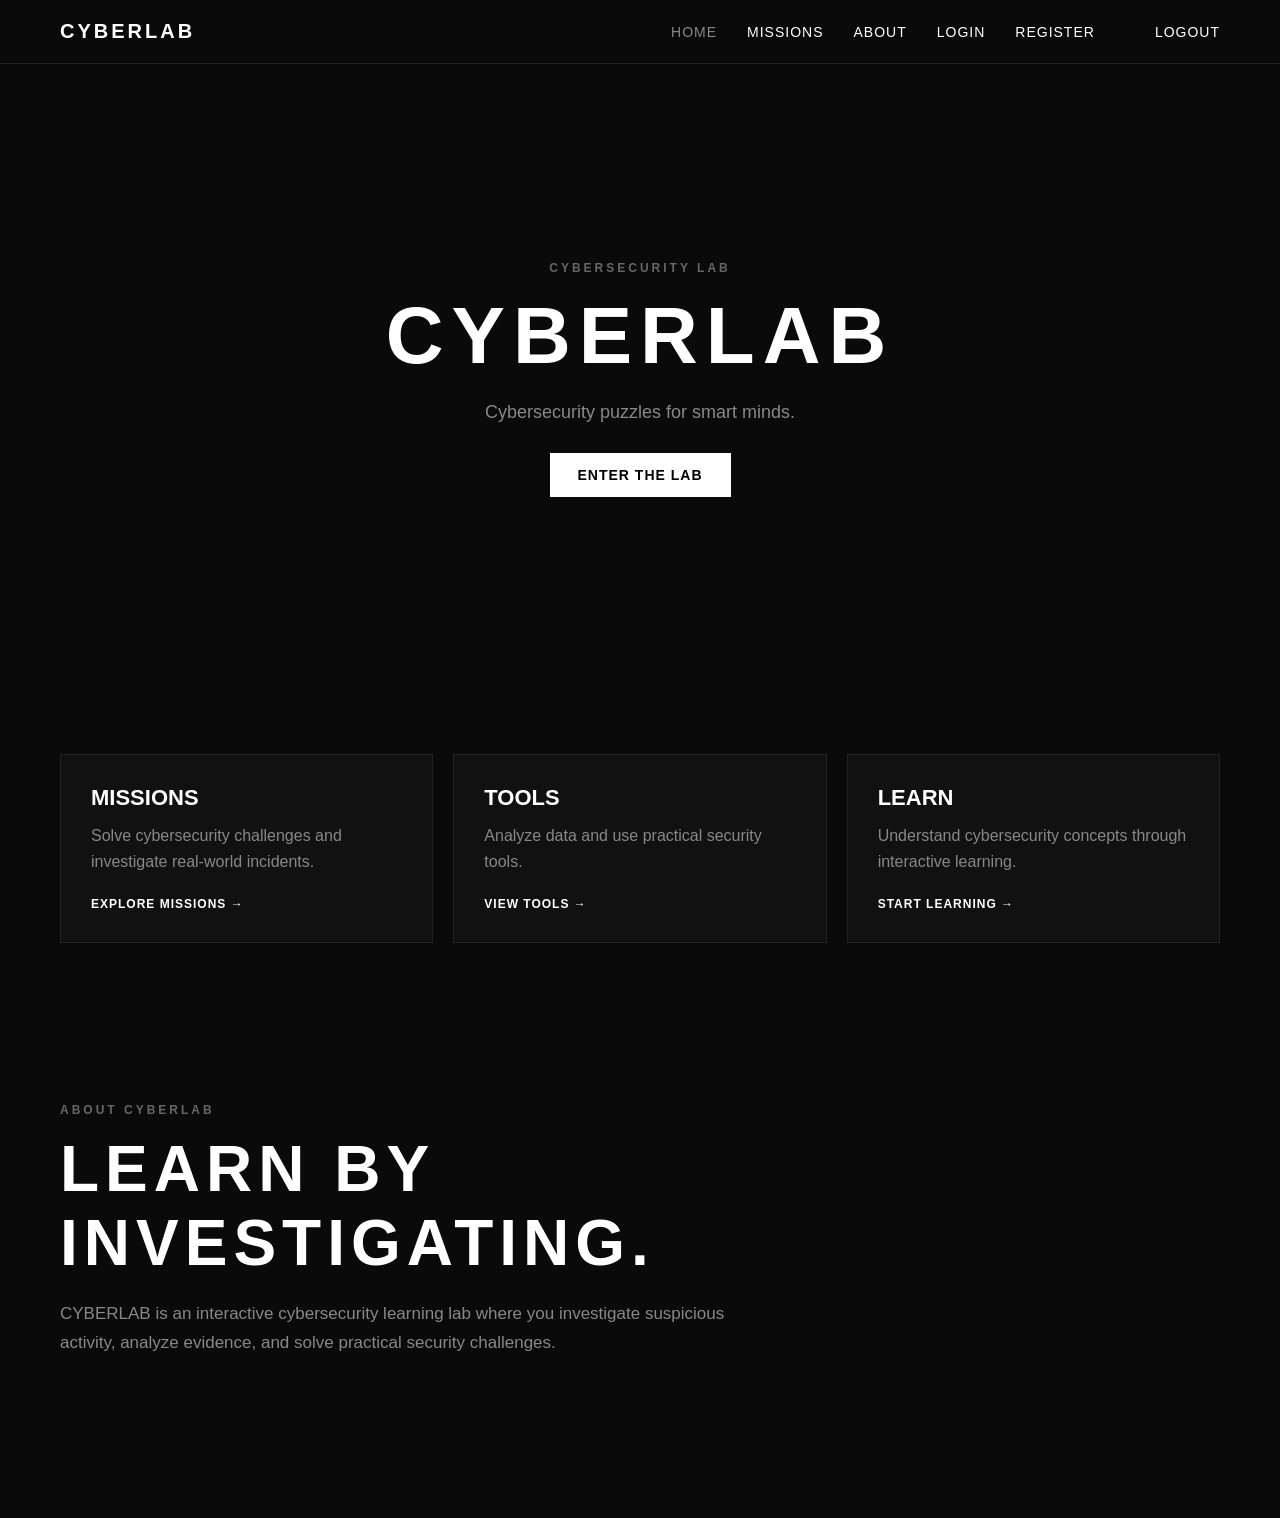
<file: index.html>
<!DOCTYPE html>
<html lang="en">

<head>
    <meta charset="UTF-8">
    <meta name="viewport" content="width=device-width, initial-scale=1.0">

    <title>CYBERLAB — Home</title>

    <link rel="stylesheet" href="css/style.css">
</head>

<body>

    

<header class="site-header">

    <a href="index.html" class="logo">
        CYBERLAB
    </a>

    <nav class="nav-links">

        <a href="index.html" class="active">HOME</a>

        <a href="missions.html">MISSIONS</a>

        <a href="#about" id="aboutLink">ABOUT</a>

        <a href="login.html" id="loginLink">LOGIN</a>

        <a href="register.html" id="registerLink">
            REGISTER
        </a>

        <span id="userInfo"></span>

        <a href="#" id="logoutLink">LOGOUT</a>

    </nav>

</header>




    <main>

        <section class="hero">

            <p class="section-label">
                CYBERSECURITY LAB
            </p>

            <h1>
                CYBERLAB
            </h1>

            <p>
                Cybersecurity puzzles for smart minds.
            </p>

            <a href="missions.html" class="button">
                ENTER THE LAB
            </a>

        </section>


        <section class="features">

            <article>
                <h2>MISSIONS</h2>

                <p>
                    Solve cybersecurity challenges
                    and investigate real-world incidents.
                </p>

                <a href="missions.html" class="feature-link">
                    EXPLORE MISSIONS →
                </a>
            </article>


            <article>
                <h2>TOOLS</h2>

                <p>
                    Analyze data and use practical
                    security tools.
                </p>

                <a href="#" class="feature-link">
                    VIEW TOOLS →
                </a>
            </article>


            <article>
                <h2>LEARN</h2>

                <p>
                    Understand cybersecurity concepts
                    through interactive learning.
                </p>

                <a href="#" class="feature-link">
                    START LEARNING →
                </a>
            </article>

        </section>

        
<section class="missions" id="about">

    <div class="missions-header">

        <p class="section-label">
            ABOUT CYBERLAB
        </p>

        <h1>
            LEARN BY INVESTIGATING.
        </h1>

        <p class="section-description">
            CYBERLAB is an interactive cybersecurity learning
            lab where you investigate suspicious activity,
            analyze evidence, and solve practical security
            challenges.
        </p>

    </div>

</section>


    </main>
    <script src="js/app.js"></script>
</body>

</html>
</file>
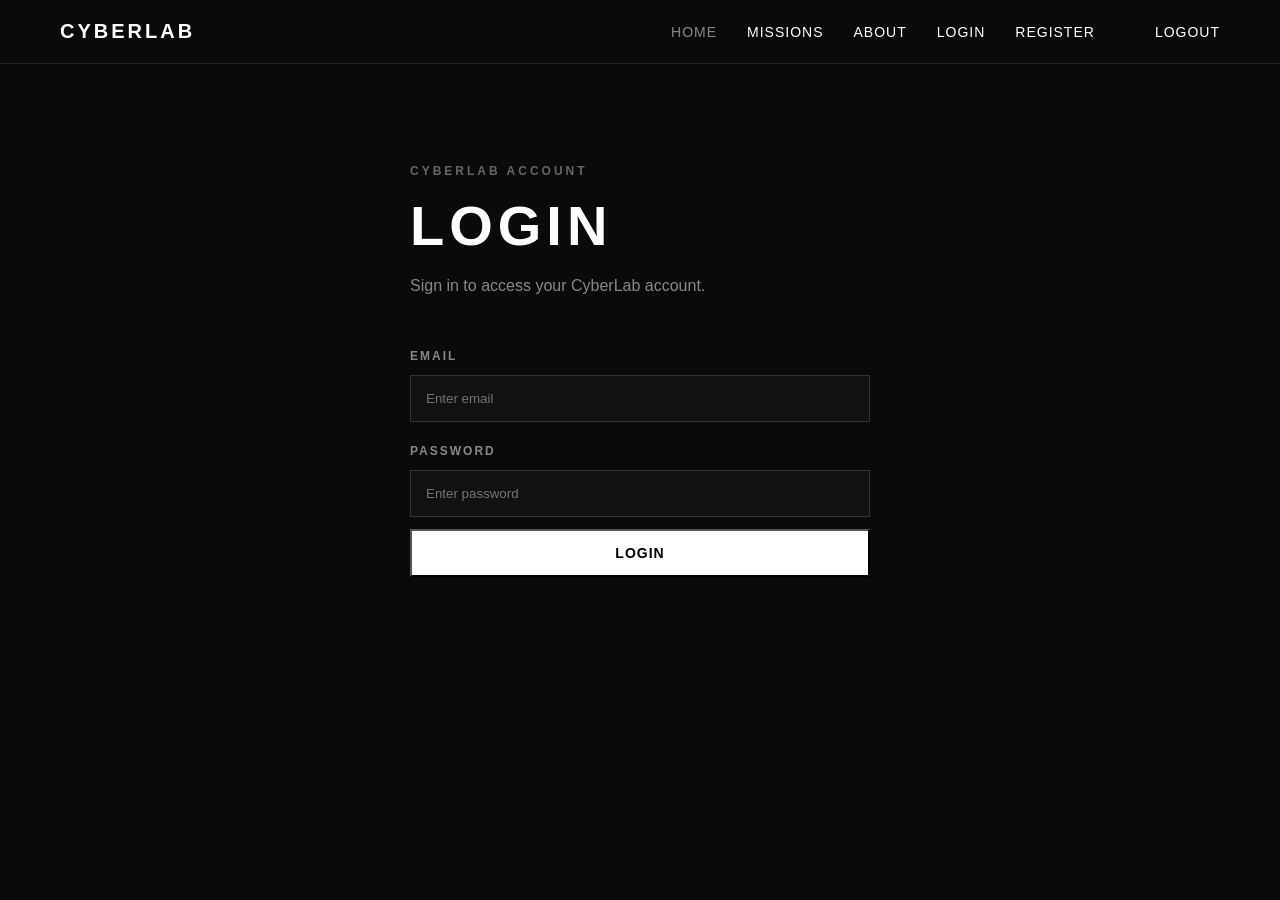
<file: login.html>
<!DOCTYPE html>
<html lang="en">

<head>
    <meta charset="UTF-8">
    <meta name="viewport" content="width=device-width, initial-scale=1.0">

    <title>CYBERLAB — Login</title>

    <link rel="stylesheet" href="css/style.css">
</head>

<body>

    

<header class="site-header">

    <a href="index.html" class="logo">
        CYBERLAB
    </a>

    <nav class="nav-links">

        <a href="index.html" class="active">HOME</a>

        <a href="missions.html">MISSIONS</a>

        <a href="#about" id="aboutLink">ABOUT</a>

        <a href="login.html" id="loginLink">LOGIN</a>

        <a href="register.html" id="registerLink">
            REGISTER
        </a>

        <span id="userInfo"></span>

        <a href="#" id="logoutLink">LOGOUT</a>

    </nav>

</header>




    <main>

        <section class="auth-page">

            <div class="auth-header">

                <p class="section-label">
                    CYBERLAB ACCOUNT
                </p>

                <h1>
                    LOGIN
                </h1>

                <p>
                    Sign in to access your CyberLab account.
                </p>

            </div>


            <form id="login-form" class="auth-form">

                <label for="email">
                    EMAIL
                </label>

                <input
                    type="email"
                    id="email"
                    name="email"
                    placeholder="Enter email"
                    required
                >


                <label for="password">
                    PASSWORD
                </label>

                <input
                    type="password"
                    id="password"
                    name="password"
                    placeholder="Enter password"
                    required
                >


                <button
                    type="submit"
                    class="button"
                    id="login-button"
                >
                    LOGIN
                </button>


                <p id="result"></p>

            </form>

        </section>

    </main>


    <script src="js/login.js"></script>
    <script src="js/app.js"></script>

</body>

</html>
</file>
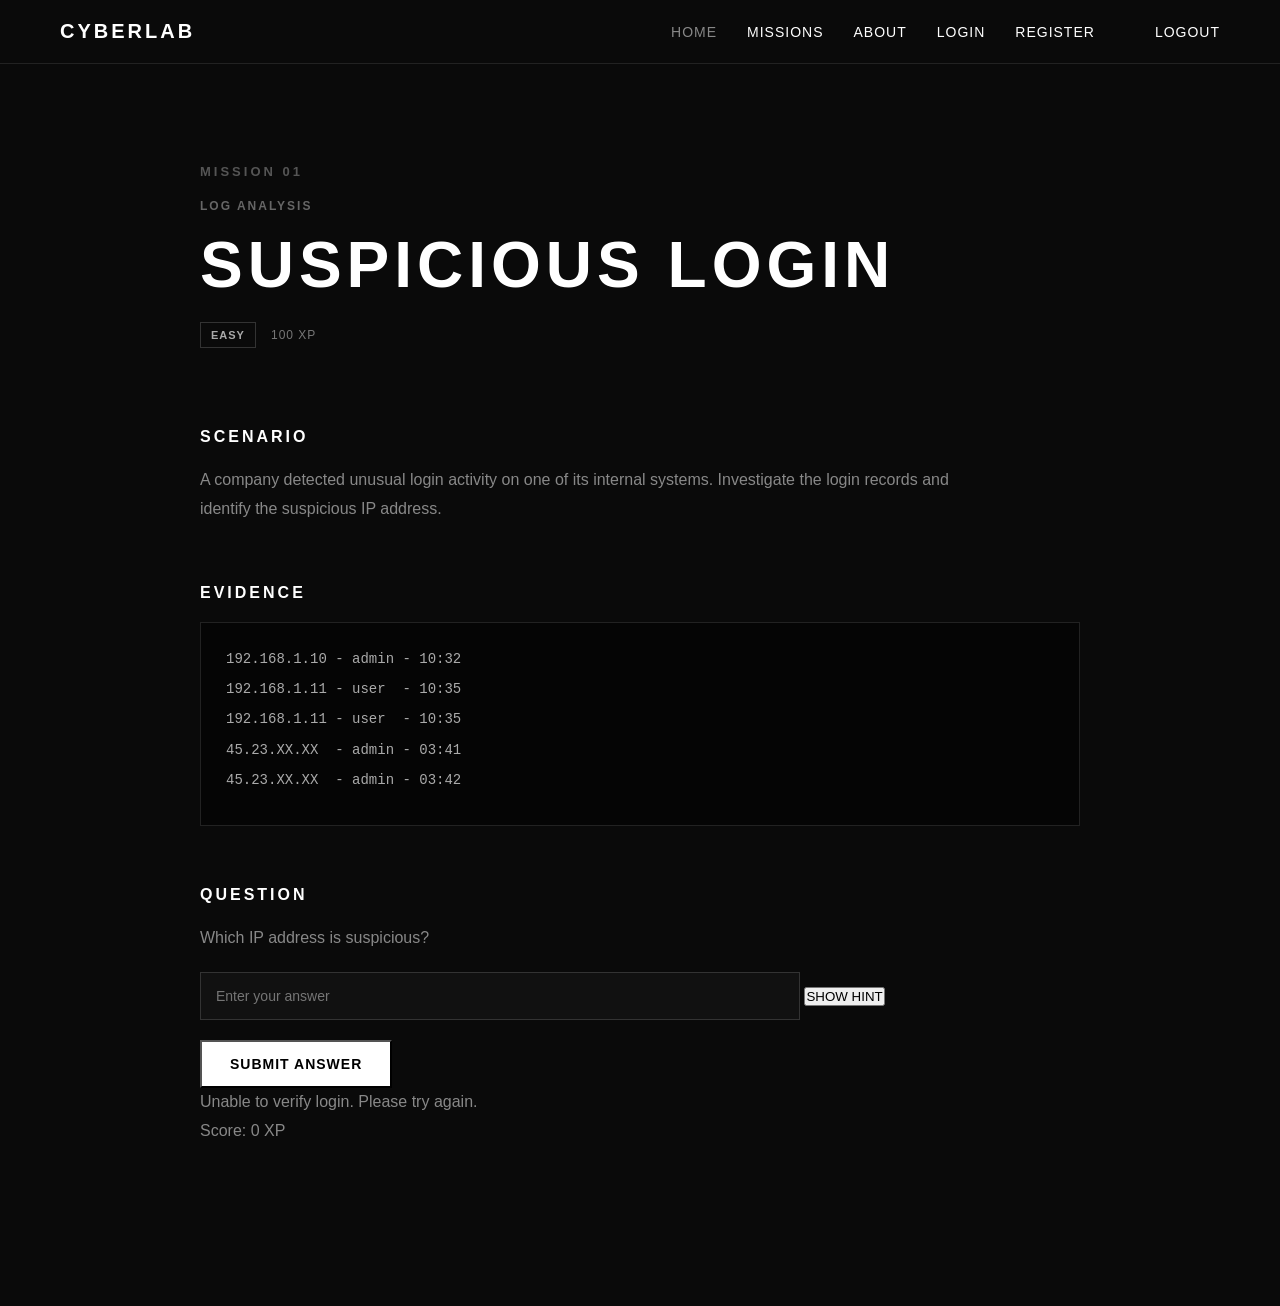
<file: mission.html>
<!DOCTYPE html>
<html lang="en">

<head>
    <meta charset="UTF-8">
    <meta name="viewport" content="width=device-width, initial-scale=1.0">

    <title>CYBERLAB — Suspicious Login</title>

    <link rel="stylesheet" href="css/style.css">
</head>

<body data-mission-id="1">

    
    

<header class="site-header">

    <a href="index.html" class="logo">
        CYBERLAB
    </a>

    <nav class="nav-links">

        <a href="index.html" class="active">HOME</a>

        <a href="missions.html">MISSIONS</a>

        <a href="#about" id="aboutLink">ABOUT</a>

        <a href="login.html" id="loginLink">LOGIN</a>

        <a href="register.html" id="registerLink">
            REGISTER
        </a>

        <span id="userInfo"></span>

        <a href="#" id="logoutLink">LOGOUT</a>

    </nav>

</header>




    <main>

        <section class="mission-page">


            <div class="mission-header">

                <p class="mission-number">
                    MISSION 01
                </p>

                <p class="mission-category">
                    LOG ANALYSIS
                </p>

                <h1>
                    SUSPICIOUS LOGIN
                </h1>

                <div class="mission-meta">
                    <span class="difficulty easy">EASY</span>
                    <span>100 XP</span>
                </div>

            </div>


            <article class="mission-section">

                <h2>
                    SCENARIO
                </h2>

                <p>
                    A company detected unusual login activity
                    on one of its internal systems.
                    Investigate the login records and identify
                    the suspicious IP address.
                </p>

            </article>


            <article class="mission-section">

                <h2>
                    EVIDENCE
                </h2>

                <div class="log-box">

                    <pre>192.168.1.10 - admin - 10:32</pre>
                    <pre>192.168.1.11 - user  - 10:35</pre>
                    <pre>192.168.1.11 - user  - 10:35</pre>
                    <pre>45.23.XX.XX  - admin - 03:41</pre>
                    <pre>45.23.XX.XX  - admin - 03:42</pre>

                </div>

            </article>


            <article class="mission-section">

                <h2>
                    QUESTION
                </h2>

                <p>
                    Which IP address is suspicious?
                </p>

                <input
                    type="text"
                    id="answer-input"
                    placeholder="Enter your answer"
                >

                <button
                    class="hint-button"
                    id="hint-button"
                    type="button"
                >
                    SHOW HINT
                </button>

                <p id="hint"></p>

                <button
                    class="button"
                    id="submit-button"
                    type="button"
                >
                    SUBMIT ANSWER
                </button>

                <p id="result"></p>
                
                <p id="score">Score: 0 XP</p>
                
            </article>


        </section>

    </main>

    <script src="js/app.js"></script>
    <script src="js/mission.js"></script>

       
</body>

</html>
</file>
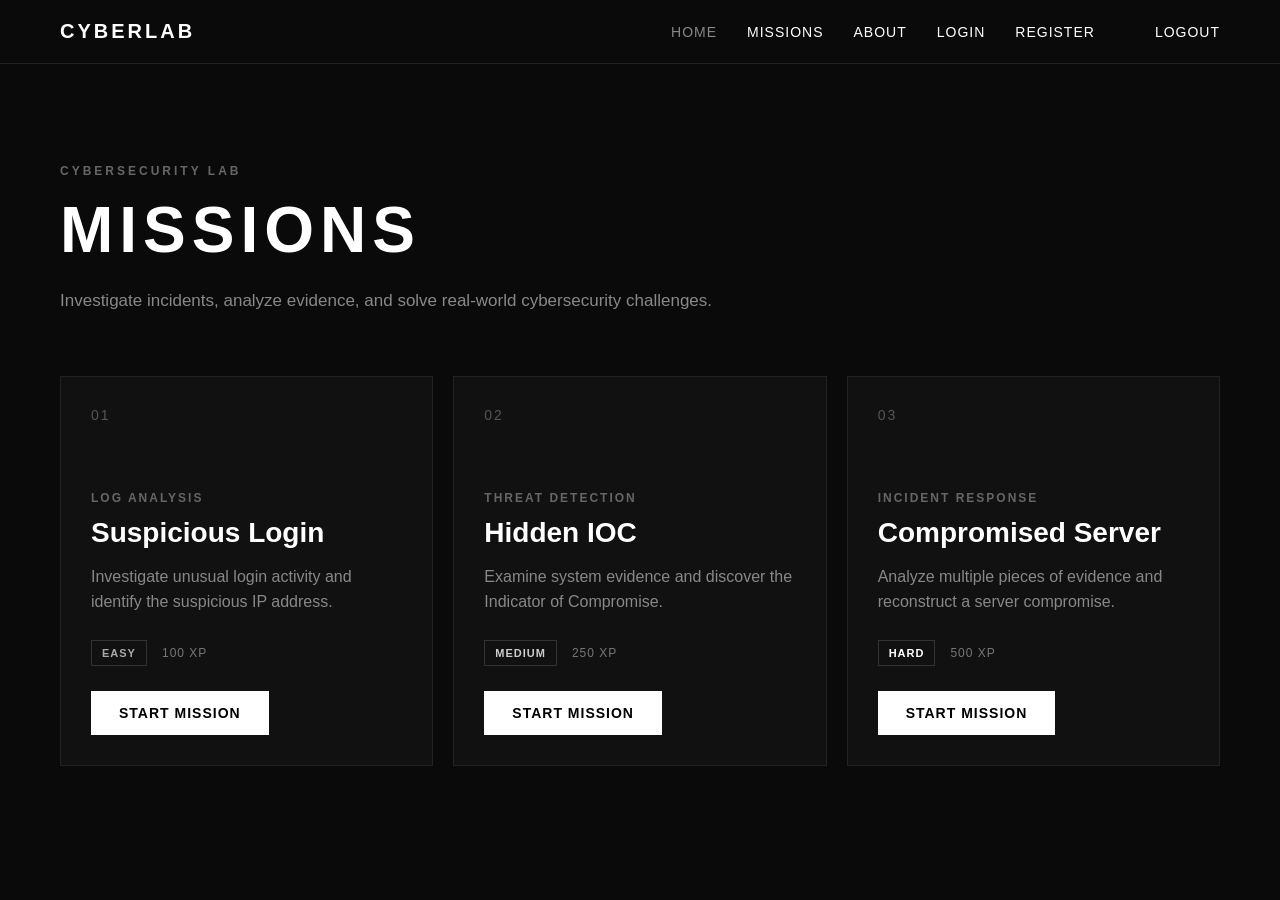
<file: missions.html>
<!DOCTYPE html>
<html lang="en">

<head>
    <meta charset="UTF-8">
    <meta name="viewport" content="width=device-width, initial-scale=1.0">

    <title>CYBERLAB — Missions</title>

    <link rel="stylesheet" href="css/style.css">
</head>

<body>

    

<header class="site-header">

    <a href="index.html" class="logo">
        CYBERLAB
    </a>

    <nav class="nav-links">

        <a href="index.html" class="active">HOME</a>

        <a href="missions.html">MISSIONS</a>

        <a href="#about" id="aboutLink">ABOUT</a>

        <a href="login.html" id="loginLink">LOGIN</a>

        <a href="register.html" id="registerLink">
            REGISTER
        </a>

        <span id="userInfo"></span>

        <a href="#" id="logoutLink">LOGOUT</a>

    </nav>

</header>




    <main>

        <section class="missions">

            <div class="missions-header">
                <p class="section-label">CYBERSECURITY LAB</p>

                <h1>MISSIONS</h1>

                <p class="section-description">
                    Investigate incidents, analyze evidence,
                    and solve real-world cybersecurity challenges.
                </p>
            </div>


            <div class="missions-grid">

                <article class="mission-card">

                    <div class="mission-number">
                        01
                    </div>

                    <div class="mission-content">

                        <p class="mission-category">
                            LOG ANALYSIS
                        </p>

                        <h2>
                            Suspicious Login
                        </h2>

                        <p class="mission-description">
                            Investigate unusual login activity
                            and identify the suspicious IP address.
                        </p>

                        <div class="mission-meta">
                            <span class="difficulty easy">EASY</span>
                            <span>100 XP</span>
                        </div>

                        <a href="mission.html" class="button">
                            START MISSION
                        </a>

                    </div>

                </article>


                <article class="mission-card">

                    <div class="mission-number">
                        02
                    </div>

                    <div class="mission-content">

                        <p class="mission-category">
                            THREAT DETECTION
                        </p>

                        <h2>
                            Hidden IOC
                        </h2>

                        <p class="mission-description">
                            Examine system evidence and discover
                            the Indicator of Compromise.
                        </p>

                        <div class="mission-meta">
                            <span class="difficulty medium">MEDIUM</span>
                            <span>250 XP</span>
                        </div>

                        <a href="mission.html" class="button">
                            START MISSION
                        </a>

                    </div>

                </article>


                <article class="mission-card">

                    <div class="mission-number">
                        03
                    </div>

                    <div class="mission-content">

                        <p class="mission-category">
                            INCIDENT RESPONSE
                        </p>

                        <h2>
                            Compromised Server
                        </h2>

                        <p class="mission-description">
                            Analyze multiple pieces of evidence
                            and reconstruct a server compromise.
                        </p>

                        <div class="mission-meta">
                            <span class="difficulty hard">HARD</span>
                            <span>500 XP</span>
                        </div>

                        <a href="mission.html" class="button">
                            START MISSION
                        </a>

                    </div>

                </article>

            </div>

        </section>

    </main>
    
    <script src="js/app.js"></script>
</body>

</html>
</file>
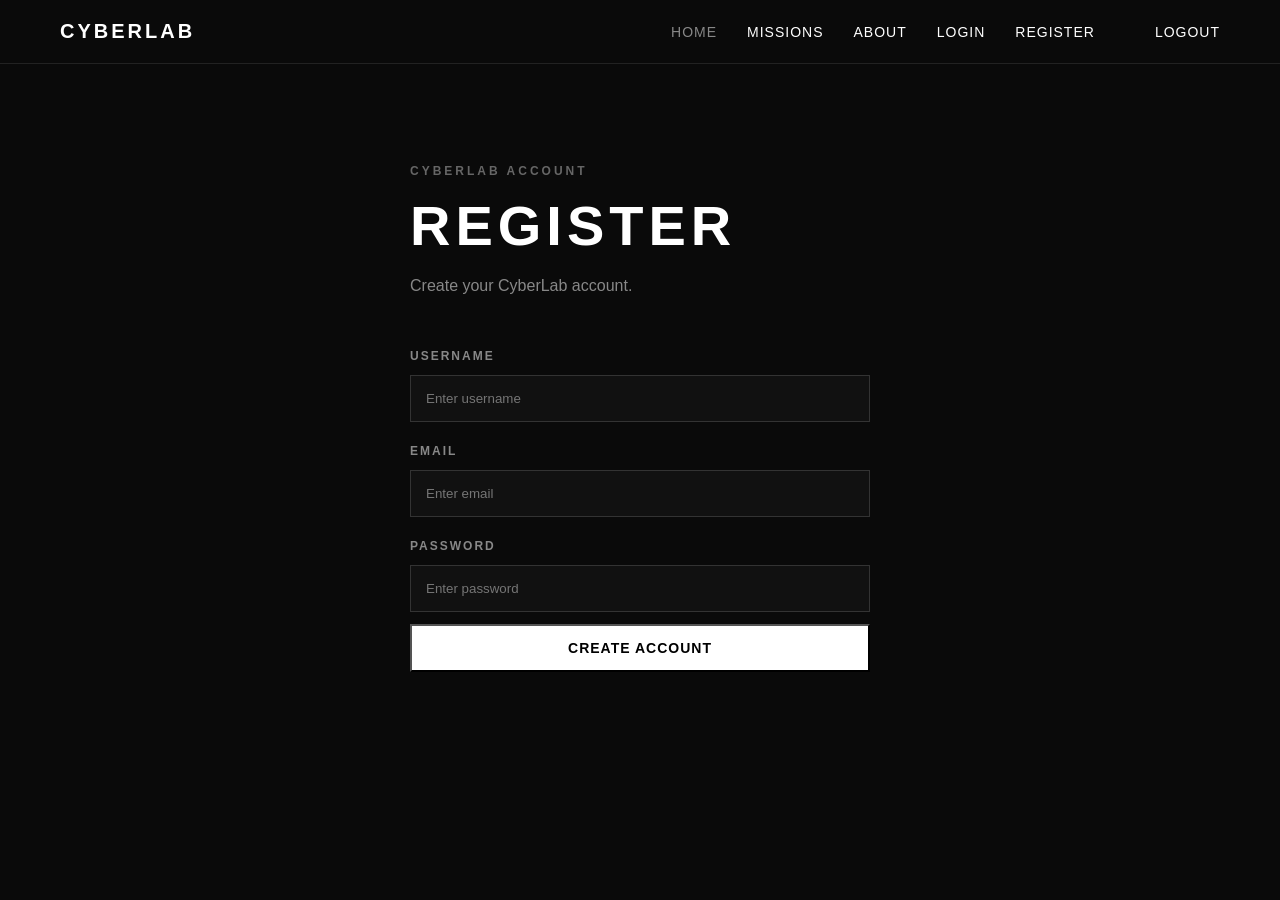
<file: register.html>
<!DOCTYPE html>
<html lang="en">

<head>
    <meta charset="UTF-8">
    <meta name="viewport" content="width=device-width, initial-scale=1.0">

    <title>CYBERLAB — Register</title>

    <link rel="stylesheet" href="css/style.css">
</head>

<body>

    

<header class="site-header">

    <a href="index.html" class="logo">
        CYBERLAB
    </a>

    <nav class="nav-links">

        <a href="index.html" class="active">HOME</a>

        <a href="missions.html">MISSIONS</a>

        <a href="#about" id="aboutLink">ABOUT</a>

        <a href="login.html" id="loginLink">LOGIN</a>

        <a href="register.html" id="registerLink">
            REGISTER
        </a>

        <span id="userInfo"></span>

        <a href="#" id="logoutLink">LOGOUT</a>

    </nav>

</header>




    <main>

        <section class="auth-page">

            <div class="auth-header">
                <p class="section-label">
                    CYBERLAB ACCOUNT
                </p>

                <h1>
                    REGISTER
                </h1>

                <p>
                    Create your CyberLab account.
                </p>
            </div>


            <form id="register-form" class="auth-form">

                <label for="username">
                    USERNAME
                </label>

                <input
                    type="text"
                    id="username"
                    name="username"
                    placeholder="Enter username"
                    required
                >


                <label for="email">
                    EMAIL
                </label>

                <input
                    type="email"
                    id="email"
                    name="email"
                    placeholder="Enter email"
                    required
                >


                <label for="password">
                    PASSWORD
                </label>

                <input
                    type="password"
                    id="password"
                    name="password"
                    placeholder="Enter password"
                    required
                >


                <button
                    type="submit"
                    class="button"
                    id="register-button"
                >
                    CREATE ACCOUNT
                </button>


                <p id="result"></p>

            </form>

        </section>

    </main>


    <script src="js/register.js"></script>
    <script src="js/app.js"></script>
</body>

</html>
</file>
<file: css/style.css>
* {
    margin: 0;
    padding: 0;
    box-sizing: border-box;
}


body {
    background: #0a0a0a;
    color: #ffffff;
    font-family: Arial, sans-serif;
}

a {
    text-decoration: none;
    color: inherit;
}


.site-header {
    display: flex;
    justify-content: space-between;
    align-items: center;
    padding: 20px 60px;
    border-bottom: 1px solid #222;
}

.site-header [hidden] {
    display: none !important;
}

.logo {
    color: #ffffff;
    font-size: 20px;
    font-weight: bold;
    letter-spacing: 3px;
}

.nav-links {
    display: flex;
    gap: 30px;
}

.nav-links a {
    color: #ffffff;
    font-size: 14px;
    letter-spacing: 1px;
    transition: color 0.2s ease;
}

.nav-links a:hover,
.nav-links .active {
    color: #888;
}


.button {
    display: inline-block;
    padding: 14px 28px;
    background: #ffffff;
    color: #000000;
    font-size: 14px;
    font-weight: bold;
    letter-spacing: 1px;
    transition: background 0.2s ease;
}

.button:hover {
    background: #cccccc;
}


.section-label {
    margin-bottom: 15px;
    color: #666;
    font-size: 12px;
    font-weight: bold;
    letter-spacing: 3px;
}


.hero {
    min-height: 70vh;
    display: flex;
    flex-direction: column;
    justify-content: center;
    align-items: center;
    padding: 40px 20px;
    text-align: center;
}

.hero h1 {
    margin-bottom: 20px;
    font-size: 80px;
    letter-spacing: 8px;
}

.hero > p:not(.section-label) {
    margin-bottom: 30px;
    color: #888;
    font-size: 18px;
}


.features {
    display: flex;
    gap: 20px;
    padding: 60px;
}

.features article {
    flex: 1;
    padding: 30px;
    background: #111;
    border: 1px solid #222;
}

.features h2 {
    margin-bottom: 12px;
    font-size: 22px;
}

.features p {
    margin-bottom: 20px;
    color: #888;
    line-height: 1.6;
}

.feature-link {
    color: #ffffff;
    font-size: 12px;
    font-weight: bold;
    letter-spacing: 1px;
}

.feature-link:hover {
    color: #888;
}


.missions {
    padding: 100px 60px;
}

.missions-header {
    max-width: 700px;
    margin-bottom: 60px;
}

.missions-header h1 {
    margin-bottom: 20px;
    font-size: 64px;
    letter-spacing: 6px;
}

.section-description {
    color: #888;
    font-size: 17px;
    line-height: 1.7;
}


.missions-grid {
    display: flex;
    gap: 20px;
}

.mission-card {
    flex: 1;
    min-height: 390px;
    padding: 30px;
    display: flex;
    flex-direction: column;
    justify-content: space-between;

    background: #111;
    border: 1px solid #222;

    transition:
        border-color 0.2s ease,
        transform 0.2s ease;
}

.mission-card:hover {
    border-color: #444;
    transform: translateY(-4px);
}


.mission-number {
    color: #555;
    font-size: 14px;
    letter-spacing: 2px;
}

.mission-content {
    display: flex;
    flex-direction: column;
    align-items: flex-start;
}

.mission-category {
    margin-bottom: 12px;
    color: #666;
    font-size: 12px;
    font-weight: bold;
    letter-spacing: 2px;
}

.mission-content h2 {
    margin-bottom: 15px;
    font-size: 28px;
}

.mission-description {
    margin-bottom: 25px;
    color: #888;
    line-height: 1.6;
}


.mission-meta {
    display: flex;
    align-items: center;
    gap: 15px;
    margin-bottom: 25px;
    color: #777;
    font-size: 12px;
    letter-spacing: 1px;
}

.difficulty {
    padding: 6px 10px;
    border: 1px solid #333;
    font-size: 11px;
    font-weight: bold;
}

.easy {
    color: #aaa;
}

.medium {
    color: #ccc;
}

.hard {
    color: #fff;
}


@media (max-width: 900px) {

    .features,
    .missions-grid {
        flex-direction: column;
    }

    .mission-card {
        min-height: auto;
    }
}


@media (max-width: 600px) {

    .site-header {
        flex-direction: column;
        gap: 20px;
        padding: 20px;
    }

    .nav-links {
        gap: 15px;
        flex-wrap: wrap;
        justify-content: center;
    }

    .hero h1 {
        font-size: 52px;
        letter-spacing: 5px;
    }

    .features,
    .missions {
        padding: 60px 20px;
    }

    .missions-header h1 {
        font-size: 44px;
    }
}


.mission-page {
    max-width: 1000px;
    margin: 0 auto;
    padding: 100px 60px;
}


.mission-header {
    margin-bottom: 80px;
}

.mission-header h1 {
    margin: 15px 0 20px;
    font-size: 64px;
    letter-spacing: 5px;
}

.mission-header .mission-number {
    color: #555;
    font-size: 13px;
    font-weight: bold;
    letter-spacing: 3px;
}

.mission-header .mission-category {
    margin-top: 20px;
}


.mission-section {
    margin-bottom: 60px;
}

.mission-section h2 {
    margin-bottom: 20px;
    font-size: 16px;
    letter-spacing: 3px;
}

.mission-section > p {
    max-width: 750px;
    color: #888;
    font-size: 16px;
    line-height: 1.8;
}



.log-box {
    padding: 25px;
    overflow-x: auto;
    background: #050505;
    border: 1px solid #222;
}

.log-box pre {
    margin-bottom: 8px;
    color: #aaa;
    font-family: monospace;
    font-size: 14px;
    line-height: 1.6;
}



.mission-section input {
    width: 100%;
    max-width: 600px;
    margin: 20px 0;
    padding: 15px;
    background: #111;
    color: #ffffff;
    border: 1px solid #333;
    outline: none;
    font-size: 14px;
}

.mission-section input:focus {
    border-color: #666;
}



@media (max-width: 600px) {

    .mission-page {
        padding: 60px 20px;
    }

    .mission-header h1 {
        font-size: 42px;
    }

    .log-box {
        padding: 15px;
    }

    .log-box pre {
        font-size: 12px;
    }
}

.auth-page {
    max-width: 500px;
    margin: 0 auto;
    padding: 100px 20px;
}

.auth-header {
    margin-bottom: 40px;
}

.auth-header h1 {
    margin: 15px 0;
    font-size: 56px;
    letter-spacing: 5px;
}

.auth-header p:not(.section-label) {
    color: #888;
    line-height: 1.6;
}

.auth-form {
    display: flex;
    flex-direction: column;
    gap: 12px;
}

.auth-form label {
    margin-top: 10px;
    color: #888;
    font-size: 12px;
    font-weight: bold;
    letter-spacing: 2px;
}

.auth-form input {
    padding: 15px;
    background: #111;
    color: #fff;
    border: 1px solid #333;
    outline: none;
}

.auth-form input:focus {
    border-color: #666;
}

.auth-form #result {
    margin-top: 15px;
    color: #aaa;
}
</file>
